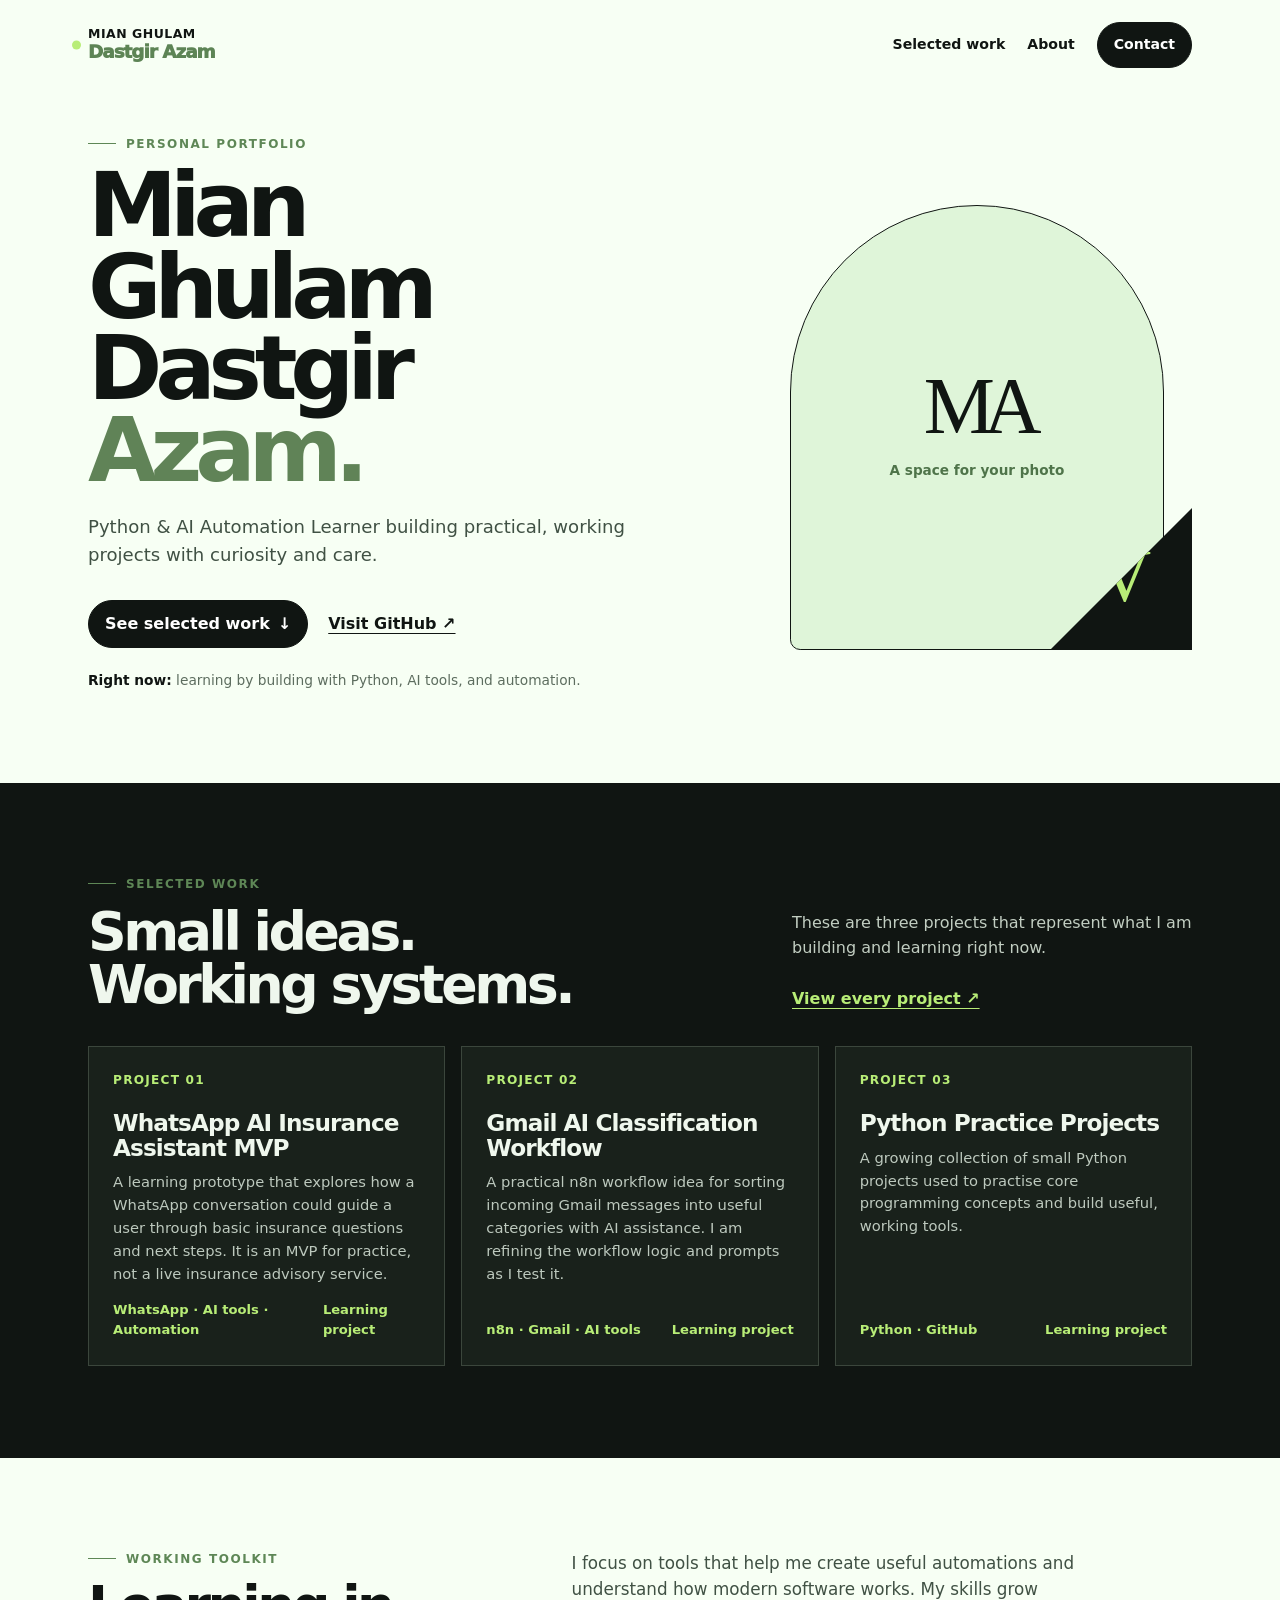
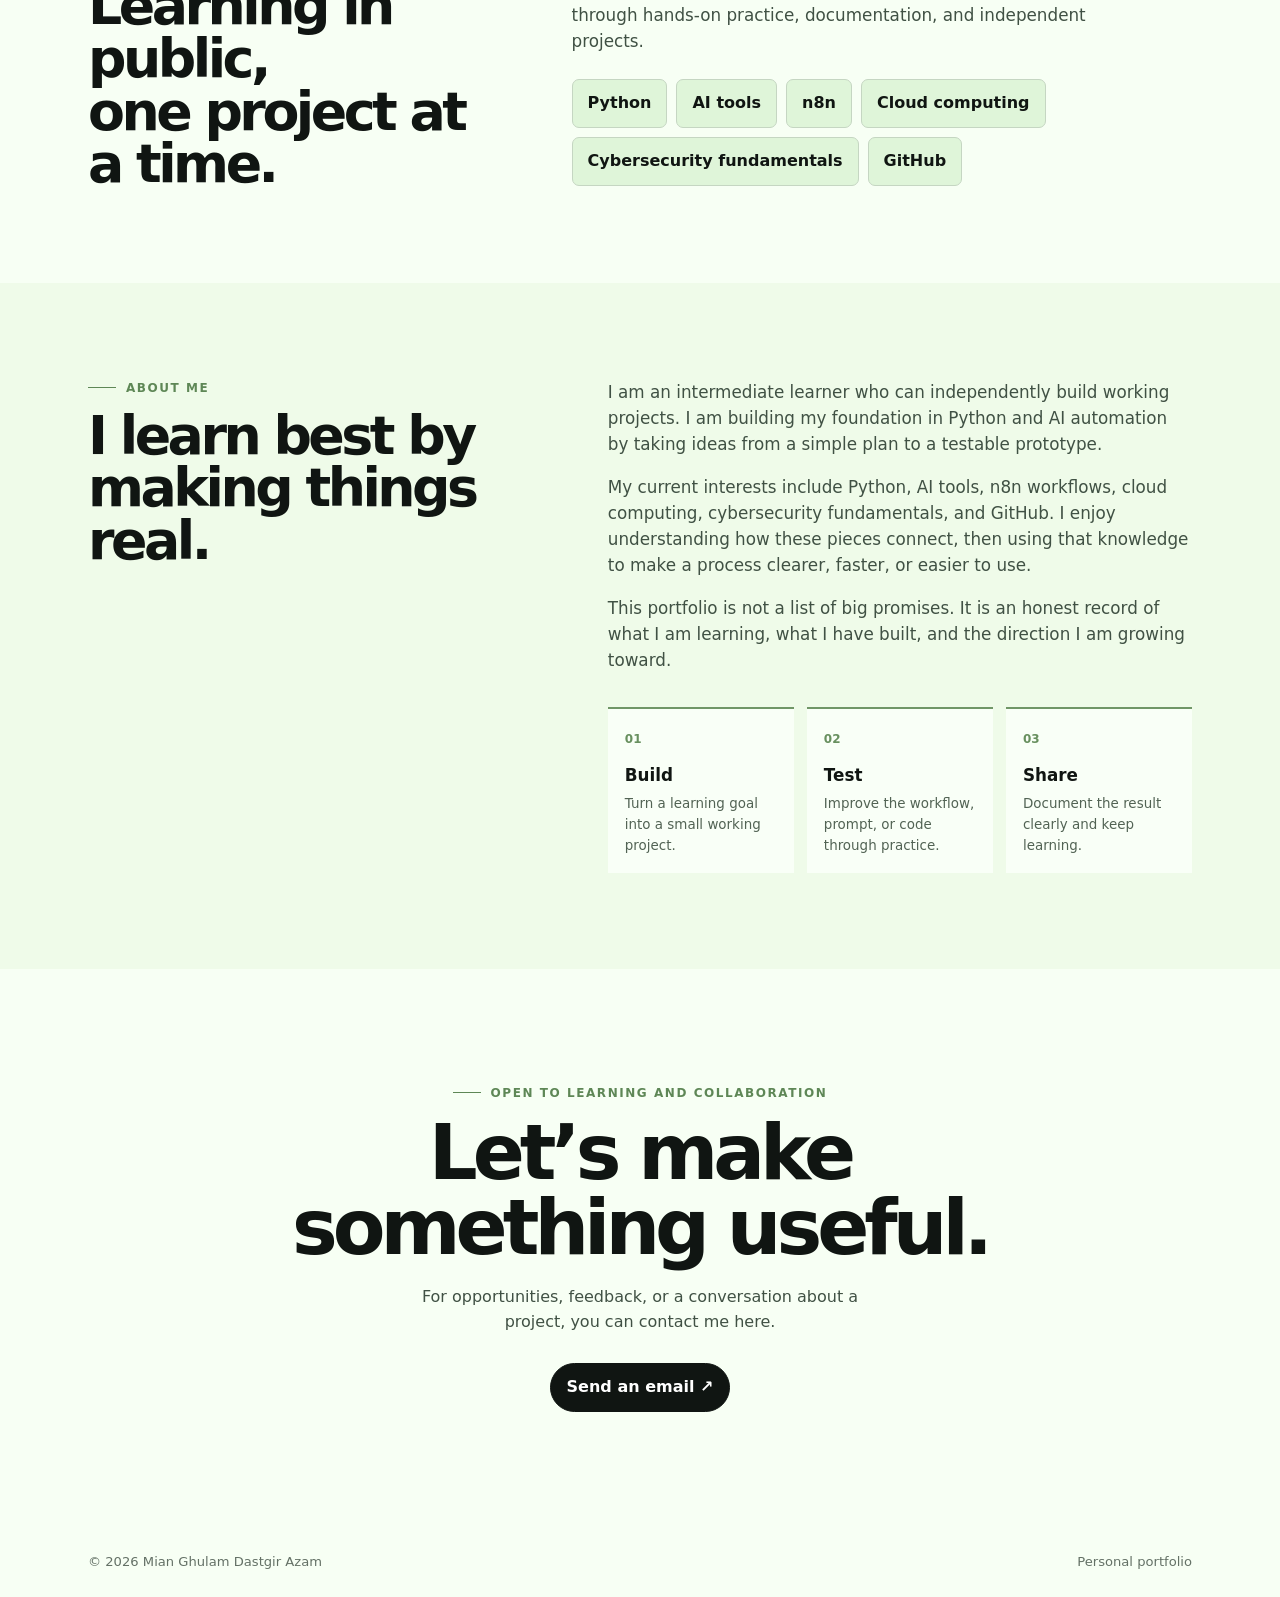
<file: index.html>
<!doctype html><html lang="en"><head><meta charset="utf-8"><meta name="viewport" content="width=device-width,initial-scale=1"><meta name="description" content="Personal portfolio of Mian Ghulam Dastgir Azam, a Python and AI automation learner."><title>Mian Ghulam Dastgir Azam | Portfolio</title><link rel="stylesheet" href="styles.css"></head><body data-page="home"><header class="shell site-header"><a class="wordmark" href="index.html">Mian <span>Azam</span></a><nav><a href="#work">Selected work</a><a href="#about">About</a><a class="nav-button" href="#contact">Contact</a></nav></header><main><section class="shell hero reveal"><div class="hero-copy"><p class="eyebrow">Personal portfolio</p><h1>Mian Ghulam<br>Dastgir <em>Azam.</em></h1><p class="lede" id="heroHeadline">Python &amp; AI Automation Learner building practical, working projects with curiosity and care.</p><div class="hero-actions"><a class="button" href="#work">See selected work <span>↓</span></a><a class="text-link" id="githubLink" href="https://github.com/" target="_blank" rel="noreferrer">Visit GitHub ↗</a></div><p class="now"><b>Right now:</b> learning by building with Python, AI tools, and automation.</p></div><div class="portrait-wrap"><div class="portrait"><img id="profileImage" alt="Portrait of Mian Ghulam Dastgir Azam"><div class="portrait-placeholder" id="profilePlaceholder"><strong>MA</strong><span>A space for your photo</span></div></div><span class="corner-mark">V</span></div></section><section class="work section-dark" id="work"><div class="shell"><div class="section-top reveal"><div><p class="eyebrow">Selected work</p><h2>Small ideas.<br>Working systems.</h2></div><div><p>These are three projects that represent what I am building and learning right now.</p><a class="text-link lime-link" href="projects.html">View every project ↗</a></div></div><div class="project-grid" id="featuredProjects"></div></div></section><section class="shell skills reveal" id="skills"><div><p class="eyebrow">Working toolkit</p><h2>Learning in public,<br>one project at a time.</h2></div><div><p class="skills-intro">I focus on tools that help me create useful automations and understand how modern software works. My skills grow through hands-on practice, documentation, and independent projects.</p><div class="skill-list" id="skillList"></div></div></section><section class="about section" id="about"><div class="shell about-grid"><div class="reveal"><p class="eyebrow">About me</p><h2>I learn best by<br>making things real.</h2></div><div class="about-copy reveal"><p>I am an intermediate learner who can independently build working projects. I am building my foundation in Python and AI automation by taking ideas from a simple plan to a testable prototype.</p><p>My current interests include Python, AI tools, n8n workflows, cloud computing, cybersecurity fundamentals, and GitHub. I enjoy understanding how these pieces connect, then using that knowledge to make a process clearer, faster, or easier to use.</p><p>This portfolio is not a list of big promises. It is an honest record of what I am learning, what I have built, and the direction I am growing toward.</p><div class="focus-cards"><article><span>01</span><h3>Build</h3><p>Turn a learning goal into a small working project.</p></article><article><span>02</span><h3>Test</h3><p>Improve the workflow, prompt, or code through practice.</p></article><article><span>03</span><h3>Share</h3><p>Document the result clearly and keep learning.</p></article></div></div></div></section><section class="contact reveal" id="contact"><p class="eyebrow">Open to learning and collaboration</p><h2>Let’s make something useful.</h2><p>For opportunities, feedback, or a conversation about a project, you can contact me here.</p><a class="button" id="contactLink" href="mailto:your-email@example.com">Send an email ↗</a></section></main><footer class="shell"><span>© <span id="year"></span> Mian Ghulam Dastgir Azam</span><span>Personal portfolio</span></footer><script src="app.js"></script></body></html>
</file>
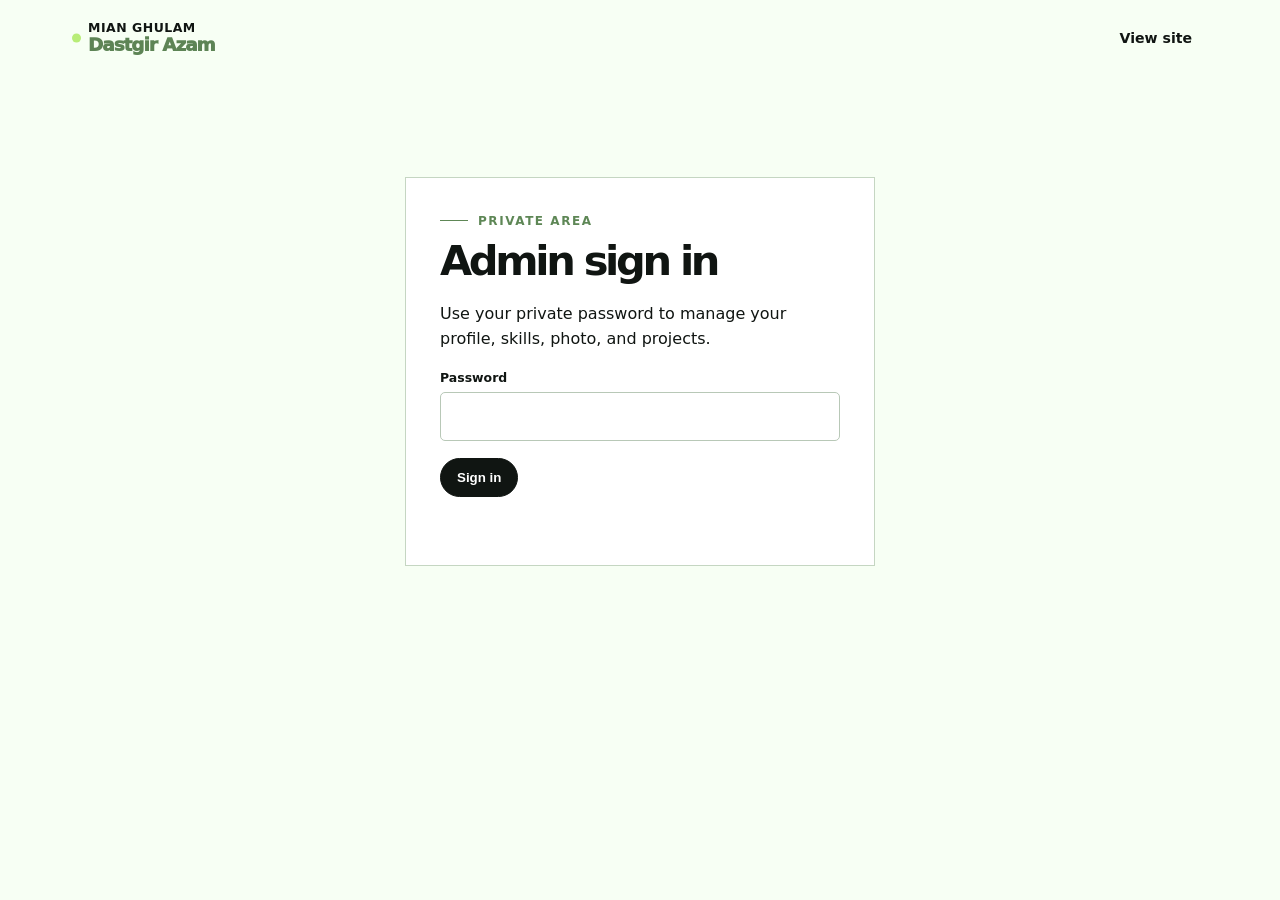
<file: admin.html>
<!doctype html>
<html lang="en"><head><meta charset="utf-8"><meta name="viewport" content="width=device-width,initial-scale=1"><meta name="robots" content="noindex"><title>Portfolio Admin | Mian Ghulam Dastgir Azam</title><link rel="stylesheet" href="styles.css"></head>
<body data-page="admin"><header class="shell site-header"><a class="wordmark" href="index.html">Mian Ghulam Dastgir <span>Azam</span></a><nav><a href="index.html">View site</a></nav></header><main class="shell admin-page"><section class="login-box" id="loginBox"><p class="eyebrow">Private area</p><h1>Admin sign in</h1><p>Use your private password to manage your profile, skills, photo, and projects.</p><form id="loginForm"><label for="adminPassword">Password</label><input id="adminPassword" type="password" required autocomplete="current-password"><button class="button" type="submit">Sign in</button><p class="form-error" id="loginError"></p></form></section><section class="dashboard" id="dashboard" hidden><div class="dashboard-head"><div><p class="eyebrow">Admin dashboard</p><h1>Manage your portfolio</h1></div><button class="text-button" id="logout">Sign out</button></div><p class="admin-note">The public portfolio has no visible edit controls. This dashboard is only reachable by your private access route. Until the backend is connected, edits stay in this browser and this is not server-side security.</p><div class="admin-grid"><form class="admin-card" id="profileForm"><h2>Profile details</h2><label for="headlineInput">Headline</label><textarea id="headlineInput" required></textarea><label for="githubInput">GitHub link</label><input id="githubInput" type="url" placeholder="https://github.com/your-username"><label for="emailInput">Email address</label><input id="emailInput" type="email"><label for="photoInput">Profile photo</label><input id="photoInput" type="file" accept="image/*"><button class="button" type="submit">Save profile</button></form><form class="admin-card" id="projectForm"><input id="editingProjectIndex" type="hidden"><h2 id="projectFormTitle">Add a project</h2><label for="projectName">Project name</label><input id="projectName" required><label for="projectDescription">Description</label><textarea id="projectDescription" required placeholder="Explain what it does and its current stage honestly."></textarea><label for="projectTools">Tools used</label><input id="projectTools" placeholder="Python, n8n, AI tools"><label for="projectLink">GitHub or demo link</label><input id="projectLink" type="url" placeholder="https://..."><label class="feature-toggle" for="featureProject"><input id="featureProject" type="checkbox"> Show this in the top three on the homepage</label><button class="button" id="projectSubmit" type="submit">Add project</button><button class="text-button" id="cancelProjectEdit" type="button" hidden>Cancel edit</button></form><section class="admin-card"><h2>Skills</h2><div class="skill-list" id="adminSkills"></div><form class="inline-form" id="skillForm"><input id="skillInput" required placeholder="Add a skill"><button class="button" type="submit">Add</button></form></section><section class="admin-card project-manager"><h2>Your projects</h2><p class="admin-help">Use Edit to update a project or choose the three projects shown on the homepage.</p><div id="projectManager"></div></section></div></section></main><script src="app.js"></script></body></html>
</file>
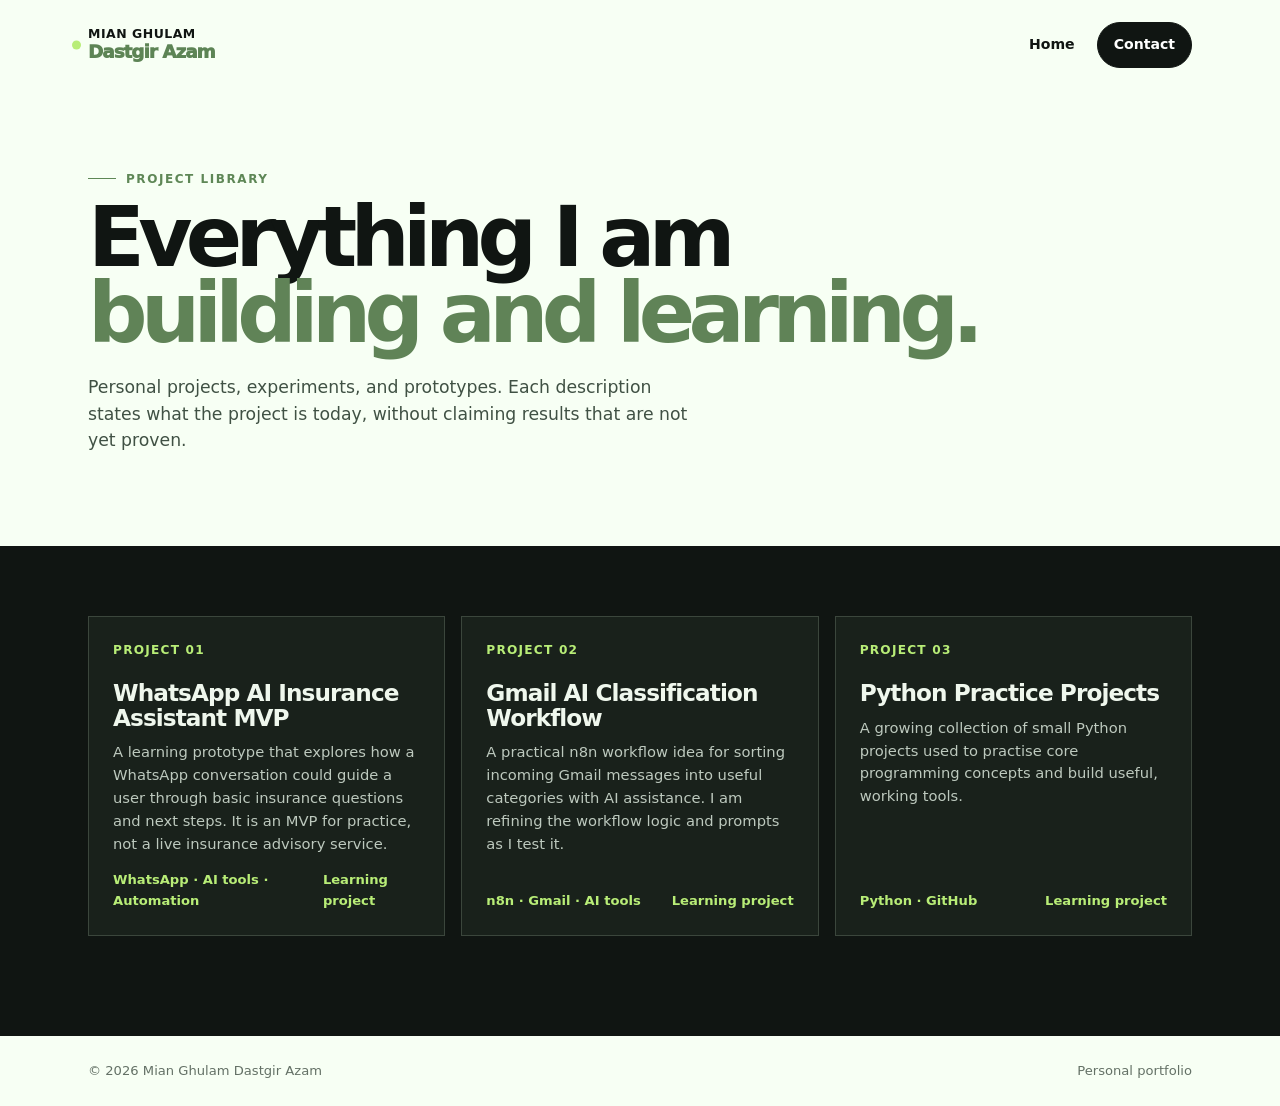
<file: projects.html>
<!doctype html><html lang="en"><head><meta charset="utf-8"><meta name="viewport" content="width=device-width,initial-scale=1"><meta name="description" content="Projects by Mian Ghulam Dastgir Azam."><title>Projects | Mian Azam</title><link rel="stylesheet" href="styles.css"></head><body data-page="projects"><header class="shell site-header"><a class="wordmark" href="index.html">Mian <span>Azam</span></a><nav><a href="index.html">Home</a><a class="nav-button" href="index.html#contact">Contact</a></nav></header><main><section class="shell page-intro reveal"><p class="eyebrow">Project library</p><h1>Everything I am<br><em>building and learning.</em></h1><p>Personal projects, experiments, and prototypes. Each description states what the project is today, without claiming results that are not yet proven.</p></section><section class="section-dark all-projects"><div class="shell"><div class="project-grid all-grid" id="allProjects"></div></div></section></main><footer class="shell"><span>© <span id="year"></span> Mian Ghulam Dastgir Azam</span><span>Personal portfolio</span></footer><script src="app.js"></script></body></html>
</file>
<file: styles.css>
:root{--ink:#101512;--paper:#f7fff4;--leaf:#dff5d9;--muted:#5d6d5f;--line:#c5d6c2;--lime:#b8ed77;--dark-card:#19211b;--white:#fff}*{box-sizing:border-box}html{scroll-behavior:smooth}body{margin:0;background:var(--paper);color:var(--ink);font:16px/1.55 Inter,ui-sans-serif,system-ui,-apple-system,BlinkMacSystemFont,"Segoe UI",sans-serif}.shell{max-width:1160px;margin:auto;padding-left:28px;padding-right:28px}a{color:inherit}.site-header{display:flex;align-items:center;justify-content:space-between;padding-top:22px;padding-bottom:22px}.wordmark{font-size:1.1rem;font-weight:900;letter-spacing:-.05em;text-decoration:none}.wordmark:before{content:"";display:inline-block;width:9px;height:9px;margin-right:8px;background:var(--lime);border-radius:50%}.wordmark span{color:#5d8455}.site-header nav{display:flex;align-items:center;gap:22px}.site-header nav a{font-size:.88rem;font-weight:800;text-decoration:none}.site-header nav a:not(.nav-button):hover,.text-link:hover{text-decoration:underline}.nav-button,.button{display:inline-flex;align-items:center;justify-content:center;gap:8px;border:1px solid var(--ink);border-radius:999px;padding:11px 16px;background:var(--ink);color:var(--white);font-weight:850;text-decoration:none;cursor:pointer;transition:transform .18s ease,background .18s ease}.button:hover,.nav-button:hover{background:#2d382f;transform:translateY(-2px)}.hero{min-height:670px;display:grid;grid-template-columns:1.1fr .9fr;align-items:center;gap:48px;padding-top:45px;padding-bottom:78px}.eyebrow{margin:0 0 12px;color:#5e8756;font-size:.75rem;font-weight:900;letter-spacing:.13em;text-transform:uppercase}.eyebrow:before{content:"";display:inline-block;width:28px;height:1px;margin:0 10px 4px 0;background:currentColor}h1,h2,h3,p{margin-top:0}h1{margin-bottom:22px;font-size:clamp(3rem,7vw,6.7rem);line-height:.91;letter-spacing:-.08em}h1 em{color:#608357;font-style:normal}.lede{max-width:570px;color:#405144;font-size:1.13rem}.hero-actions{display:flex;align-items:center;gap:20px;margin-top:30px}.text-link{font-weight:850;text-underline-offset:4px}.now{margin-top:22px;color:var(--muted);font-size:.86rem}.now b{color:var(--ink)}.portrait-wrap{position:relative;width:min(100%,430px);height:460px;justify-self:end}.portrait{position:absolute;inset:15px 28px 0;overflow:hidden;border:1px solid var(--ink);border-radius:220px 220px 12px 12px;background:var(--leaf);display:grid;place-items:center}.portrait img{width:100%;height:100%;object-fit:cover;display:none}.portrait-placeholder{text-align:center}.portrait-placeholder strong{display:block;font:5rem/.8 Georgia,serif;letter-spacing:-.14em}.portrait-placeholder span{display:block;margin-top:22px;color:#4f744a;font-size:.85rem;font-weight:800}.corner-mark{position:absolute;right:0;bottom:0;width:142px;height:142px;padding:43px 0 0 48px;clip-path:polygon(100% 0,100% 100%,0 100%);background:var(--ink);color:var(--lime);font:4.6rem/.7 Georgia,serif}.section-dark{padding:92px 0;background:var(--ink);color:#eff7ed}.section-top{display:flex;align-items:end;justify-content:space-between;gap:40px;margin-bottom:35px}.section-top h2,.skills h2,.about h2,.contact h2{margin-bottom:0;font-size:clamp(2.25rem,4.2vw,4rem);line-height:.98;letter-spacing:-.065em}.section-top>div:last-child{max-width:400px;color:#c2cec2}.lime-link{display:inline-block;margin-top:10px;color:var(--lime)}.project-grid{display:grid;grid-template-columns:repeat(3,1fr);gap:16px}.project-card{min-height:315px;display:flex;flex-direction:column;padding:24px;border:1px solid #3b463c;background:var(--dark-card);transition:transform .22s ease,border-color .22s ease}.project-card:hover{border-color:var(--lime);transform:translateY(-5px)}.project-number{color:var(--lime);font-size:.76rem;font-weight:900;letter-spacing:.1em}.project-card h3{margin:21px 0 11px;font-size:1.45rem;line-height:1.06;letter-spacing:-.04em}.project-card p{color:#bdc9be;font-size:.92rem}.project-card footer{display:flex;justify-content:space-between;gap:13px;margin-top:auto;color:var(--lime);font-size:.82rem;font-weight:800}.project-card footer a{color:var(--lime)}.skills{display:grid;grid-template-columns:.8fr 1.2fr;gap:70px;padding-top:92px;padding-bottom:92px}.skills-intro{max-width:530px;color:#405144;font-size:1.05rem}.skill-list{display:flex;flex-wrap:wrap;gap:9px;margin-top:25px}.skill{padding:11px 15px;border:1px solid var(--line);border-radius:7px;background:var(--leaf);font-weight:800}.section{padding:96px 0}.about{background:#effbe9}.about-grid{display:grid;grid-template-columns:.85fr 1.15fr;gap:88px}.about-copy>p{max-width:670px;color:#405144;font-size:1.05rem}.focus-cards{display:grid;grid-template-columns:repeat(3,1fr);gap:13px;margin-top:34px}.focus-cards article{padding:17px;border-top:2px solid #709667;background:#f9fff7}.focus-cards span{color:#68905f;font-size:.75rem;font-weight:900}.focus-cards h3{margin:11px 0 6px;font-size:1.05rem}.focus-cards p{margin:0;color:#526354;font-size:.84rem}.contact{padding:115px 24px;text-align:center}.contact h2{max-width:760px;margin:10px auto 20px;font-size:clamp(2.8rem,6vw,5.8rem)}.contact>p:not(.eyebrow){margin:0 auto 28px;max-width:500px;color:#405144}footer.shell{display:flex;justify-content:space-between;gap:20px;padding-top:25px;padding-bottom:25px;color:#647166;font-size:.82rem}.page-intro{max-width:1160px;padding-top:80px;padding-bottom:75px}.page-intro h1{font-size:clamp(3rem,6.5vw,6rem)}.page-intro>p:last-child{max-width:600px;color:#405144;font-size:1.08rem}.all-projects{padding:70px 0 100px}.all-grid{grid-template-columns:repeat(3,1fr)}.reveal{opacity:0;transform:translateY(28px);transition:opacity .7s ease,transform .7s ease}.reveal.visible{opacity:1;transform:none}.admin-page{padding-top:60px;padding-bottom:90px}.login-box{width:min(470px,100%);margin:40px auto;padding:34px;border:1px solid var(--line);background:var(--white)}.login-box h1,.dashboard h1{font-size:2.6rem}.login-box label,.admin-card label{display:block;margin:14px 0 5px;font-size:.78rem;font-weight:900}input,textarea{width:100%;border:1px solid #b8c8b7;border-radius:5px;padding:11px;font:inherit}textarea{min-height:90px;resize:vertical}.login-box .button,.admin-card .button{margin-top:17px}.form-error{min-height:22px;margin:12px 0 0;color:#a02e2e;font-weight:700}.dashboard-head{display:flex;justify-content:space-between;gap:25px;align-items:start}.text-button{border:0;background:transparent;color:#4f744a;text-decoration:underline;font-weight:800;cursor:pointer}.admin-note{max-width:780px;padding:14px;border-left:3px solid #7da674;background:var(--leaf);font-size:.9rem}.admin-grid{display:grid;grid-template-columns:repeat(2,1fr);gap:18px;margin-top:28px}.admin-card{padding:25px;border:1px solid var(--line);background:var(--white)}.admin-card h2{margin-bottom:0;font-size:1.45rem}.inline-form{display:flex;gap:9px;margin-top:18px}.inline-form input{min-width:0}.admin-skill{display:flex;align-items:center;gap:7px;padding:9px 11px;border:1px solid var(--line);border-radius:6px;background:var(--leaf);font-weight:800}.remove-button{border:0;background:transparent;color:#8a2525;cursor:pointer;font-size:1.1rem}.managed-project{display:flex;justify-content:space-between;gap:15px;padding:13px 0;border-bottom:1px solid var(--line)}.managed-project p{margin:0;font-weight:800}@media(max-width:760px){.shell{padding-left:20px;padding-right:20px}.site-header nav a:not(.nav-button){display:none}.hero{min-height:auto;grid-template-columns:1fr;padding-top:40px}.portrait-wrap{height:350px;justify-self:center}.section-top,.skills,.about-grid{display:block}.section-top>div:last-child{margin-top:22px}.project-grid,.all-grid,.focus-cards,.admin-grid{grid-template-columns:1fr}.skills>div+div{margin-top:30px}.focus-cards{margin-top:25px}.contact{padding:85px 20px}footer.shell{display:block}footer.shell span+span{display:block;margin-top:6px}.hero-actions{flex-wrap:wrap}.dashboard-head{display:block}.dashboard-head .text-button{margin:8px 0 20px}}
</file>
